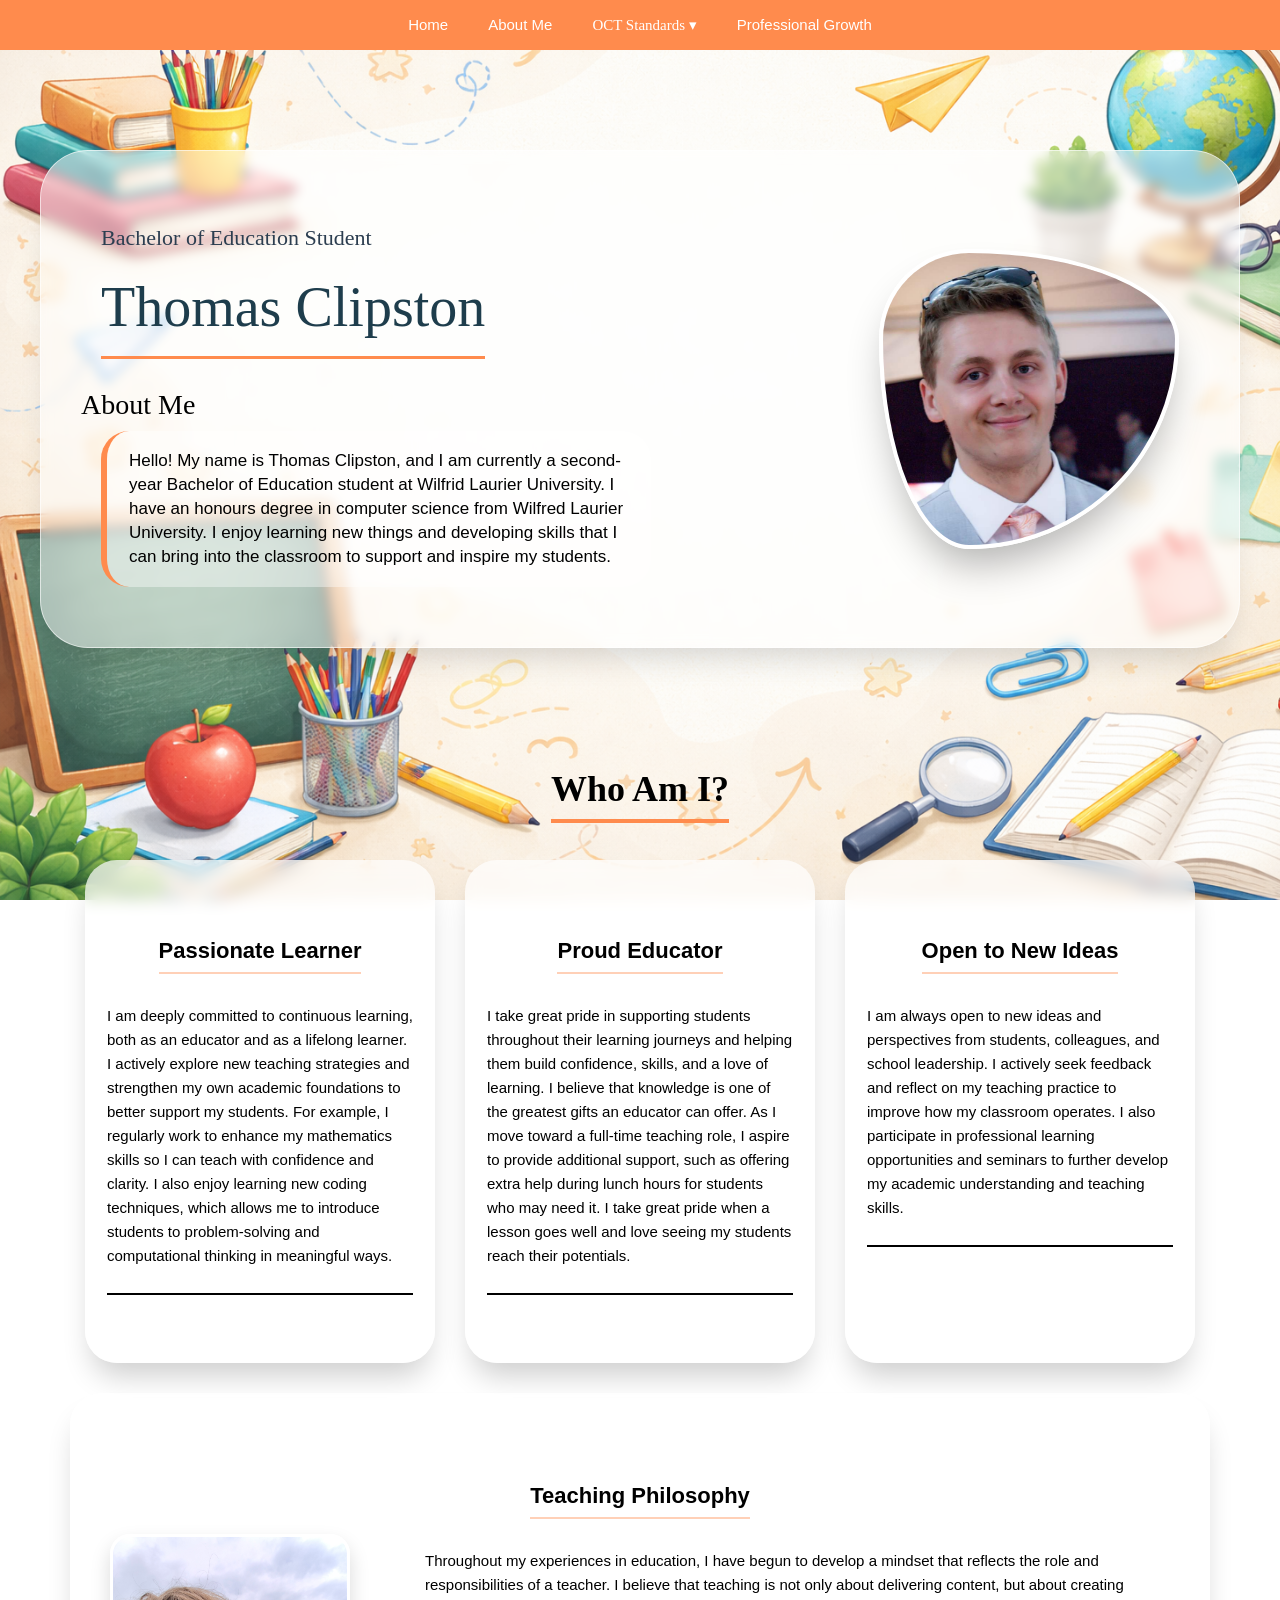
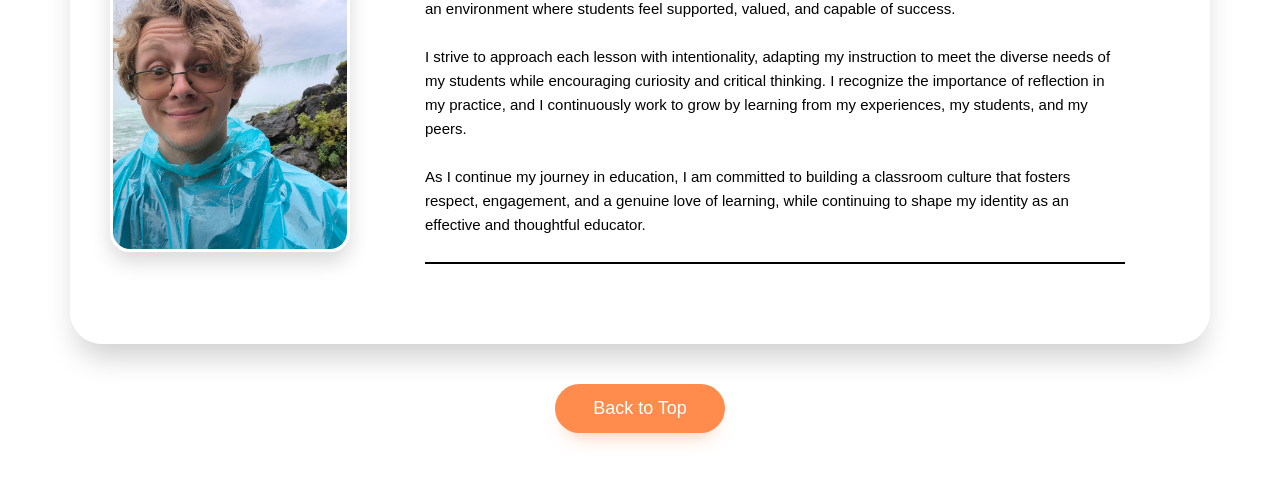
<file: docs/index.html>
<!DOCTYPE html>
<html lang="en">
<head>
    <meta charset="UTF-8">
    <title>Thomas Clipston · Professional Portfolio</title>
    <link rel="icon" href="book_icon.jpg">
    <link rel="stylesheet" href="styles_top.css">
    <link rel="stylesheet" href="styles_projects.css">

    <style>
        /* ===== BUTTON ===== */
        .button_location {
            text-align: center;
            margin: 40px 0 70px 0;
        }

        .button {
            background: rgb(255,139,77);
            border: none;
            color: white;
            font-size: 18px;
            padding: 14px 38px;
            border-radius: 60px;
            cursor: pointer;
        }

        .fun-photo {
            width: 240px;
            height: auto;
            border-radius: 20px;
            border: 3px solid white;
            box-shadow: 0 10px 20px rgba(0,0,0,0.15);
        }

        .philosophy-content {
            display: flex;
            gap: 30px;
            align-items: flex-start;
            flex-wrap: wrap;
        }

        .philosophy-text {
            flex: 1;
            min-width: 250px;
        }

    </style>
</head>

<body background="background.png"> 

<!-- NAVBAR -->
<ul class="navbar">
    <li><a href="index.html">Home</a></li>
    <li><a href="about_me.html">About Me</a></li>
    <div class="dropdown">
        <button class="dropdown-btn">OCT Standards ▾</button>

        <div class="dropdown-content">
            <a href="professional.html">Knowledge Informed - Professional Practice</a>
            <a href="professionalP.html">Professional Competencies</a>
            <a href="leadership.html">Collaborative Professional Relationships</a>
            <a href="ongoing.html">Commitment to Truth and Reconciliation</a>
            <a href="commitmentK.html">Commitment to Students and Student Learning</a>
        </div>
    </div>
    <li><a href="growth.html">Professional Growth</a></li>
</ul>

<!-- HEADER -->
<div class="header-section">
    <div class="header-text">
        <p class="intro">Bachelor of Education Student</p>
        <h1 class="Name">Thomas Clipston</h1>
        <h2 class="about_me_header">About Me</h2>
        <p class="about_me_body">
            Hello! My name is Thomas Clipston, and I am currently a second-year Bachelor of Education student at
            Wilfrid Laurier University. I have an honours degree in computer science from Wilfred Laurier University.
            I enjoy learning new things and developing skills that I can bring into the classroom to support and 
            inspire my students.
        </p>
    </div>
    <img class="roundimage" src="Photo_of_me.jpg" alt="Photo of Thomas Clipston">
</div>

<!-- WHO AM I -->
<section class="who-section">
    <h1 class="title"><u>Who Am I?</u></h1>

    <div class="card-container">

        <div class="who-card">
            <p class="body_main_header">Passionate Learner</p>
            <p class="body_main">
                    I am deeply committed to continuous learning, both as an educator and as a lifelong learner.
                    I actively explore new teaching strategies and strengthen my own academic foundations to better
                    support my students. For example, I regularly work to enhance my mathematics skills so I can teach
                    with confidence and clarity. I also enjoy learning new coding techniques, which allows me to
                    introduce students to problem-solving and computational thinking in meaningful ways.
            </p>
        </div>

        <div class="who-card">
            <p class="body_main_header">Proud Educator</p>
            <p class="body_main">
                    I take great pride in supporting students throughout their learning journeys and helping them build
                    confidence, skills, and a love of learning. I believe that knowledge is one of the greatest gifts an
                    educator can offer. As I move toward a full-time teaching role, I aspire to provide additional support,
                    such as offering extra help during lunch hours for students who may need it. I take great pride when a lesson
                    goes well and love seeing my students reach their potentials.
            </p>
        </div>

        <div class="who-card">
            <p class="body_main_header">Open to New Ideas</p>
            <p class="body_main">
                    I am always open to new ideas and perspectives from students, colleagues, and school leadership.
                    I actively seek feedback and reflect on my teaching practice to improve how my classroom operates.
                    I also participate in professional learning opportunities and seminars to further develop my
                    academic understanding and teaching skills.
            </p>
        </div>

        
<div class="who-card full-width-card">
    <p class="body_main_header">Teaching Philosophy</p>

    <div class="philosophy-content">
        <img src="fun_photo.jpg" alt="Fun photo of me" class="fun-photo">

        <div class="philosophy-text">
            <p class="body_main">
                Throughout my experiences in education, I have begun to develop a mindset that reflects the role and 
                responsibilities of a teacher. I believe that teaching is not only about delivering content, but about 
                creating an environment where students feel supported, valued, and capable of success.
                <br><br>
                I strive to approach each lesson with intentionality, adapting my instruction to meet the diverse needs 
                of my students while encouraging curiosity and critical thinking. I recognize the importance of reflection 
                in my practice, and I continuously work to grow by learning from my experiences, my students, and my peers.
                <br><br>
                As I continue my journey in education, I am committed to building a classroom culture that fosters respect, 
                engagement, and a genuine love of learning, while continuing to shape my identity as an effective and 
                thoughtful educator.
            </p>
        </div>
    </div>
</div>
</section>

<!-- BUTTON -->
<div class="button_location">
    <button class="button" onclick="window.scrollTo(0,0);">Back to Top</button>
</div>

</body>
</html>
</file>
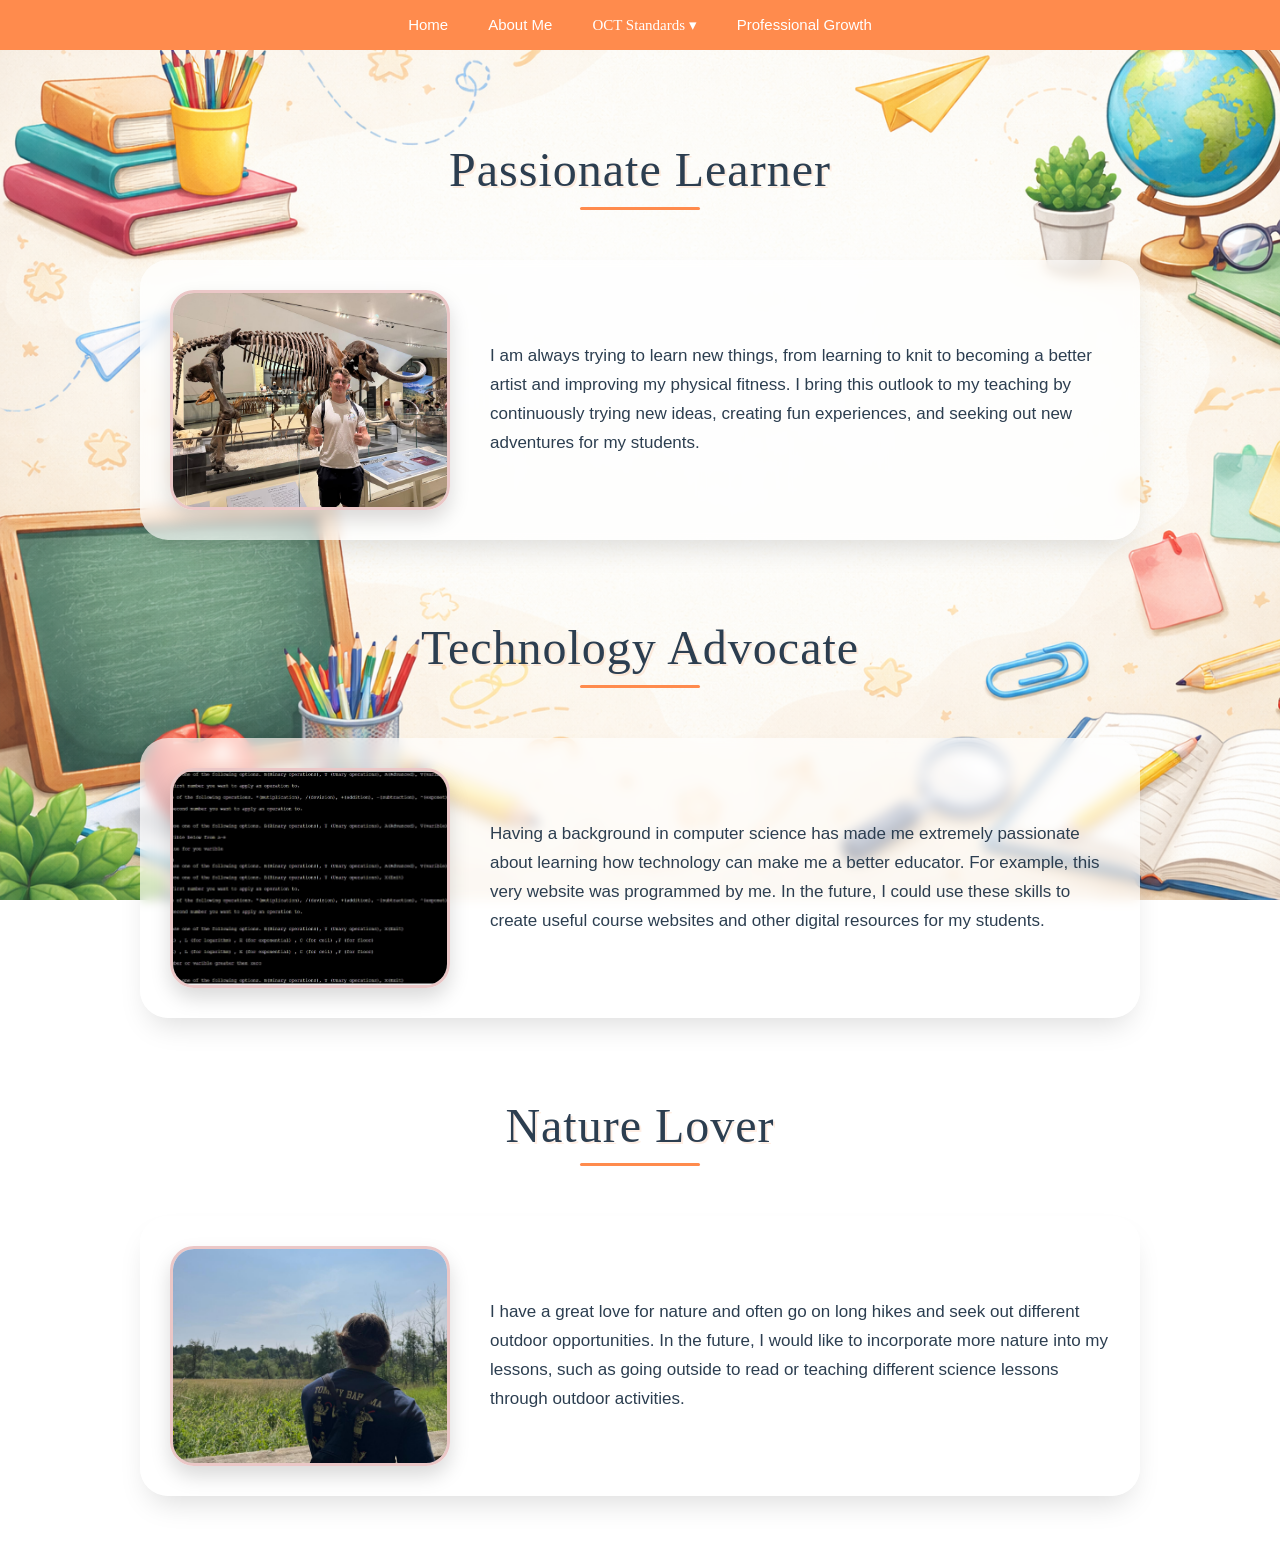
<file: docs/about_me.html>
<!DOCTYPE html>
<html lang="en">

<head>
    <meta charset="UTF-8">
    <meta name="viewport" content="width=device-width, initial-scale=1.0">

    <title>Professional Growth</title>

    <link rel="icon" href="book_icon.jpg">
    <link rel="stylesheet" href="styles_top.css">
    <link rel="stylesheet" href="styles_projects.css">
</head>

<body background="background.png">

    <!-- NAVBAR -->
    <ul class="navbar">
        <li><a href="index.html">Home</a></li>
        <li><a href="about_me.html">About Me</a></li>

        <li class="dropdown">
            <button class="dropdown-btn">OCT Standards ▾</button>

            <div class="dropdown-content">
                <a href="professional.html">
                    Knowledge Informed - Professional Practice
                </a>

                <a href="professionalP.html">
                    Professional Competencies
                </a>

                <a href="leadership.html">
                    Collaborative Professional Relationships
                </a>

                <a href="ongoing.html">
                    Commitment to Truth and Reconciliation
                </a>

                <a href="commitmentK.html">
                    Commitment to Students and Student Learning
                </a>
            </div>
        </li>

        <li><a href="growth.html">Professional Growth</a></li>
    </ul>


    <!-- MAIN CONTENT -->
    <main class="reflection-wrapper">

        <!-- PASSIONATE LEARNER -->
        <section class="reflection-section">

            <div class="professional-header">
                <h1>Passionate Learner</h1>
                <div class="header-underline"></div>
            </div>

            <div class="growth-content">
                <img class="growth-image" src="Dino.jpg" alt="Dinosaur artwork">

                <p class="growth-text">
                    I am always trying to learn new things, from learning to knit
                    to becoming a better artist and improving my physical fitness.
                    I bring this outlook to my teaching by continuously trying new
                    ideas, creating fun experiences, and seeking out new adventures
                    for my students.
                </p>
            </div>

        </section>


        <!-- TECHNOLOGY ADVOCATE -->
        <section class="reflection-section">

            <div class="professional-header">
                <h1>Technology Advocate</h1>
                <div class="header-underline"></div>
            </div>

            <div class="growth-content">

                <img class="growth-image" src="calc.JPG"
                    alt="Calculator programming project">

                <p class="growth-text">
                    Having a background in computer science has made me extremely
                    passionate about learning how technology can make me a better
                    educator. For example, this very website was programmed by me.
                    In the future, I could use these skills to create useful course
                    websites and other digital resources for my students.
                </p>

            </div>

        </section>


        <!-- NATURE LOVER -->
        <section class="reflection-section">

            <div class="professional-header">
                <h1>Nature Lover</h1>
                <div class="header-underline"></div>
            </div>

            <div class="growth-content">

                <img class="growth-image" src="nature.jpg"
                    alt="Nature and outdoor landscape">

                <p class="growth-text">
                    I have a great love for nature and often go on long hikes and
                    seek out different outdoor opportunities. In the future, I would
                    like to incorporate more nature into my lessons, such as going
                    outside to read or teaching different science lessons through
                    outdoor activities.
                </p>

            </div>

        </section>

    </main>

</body>
</html>
</file>
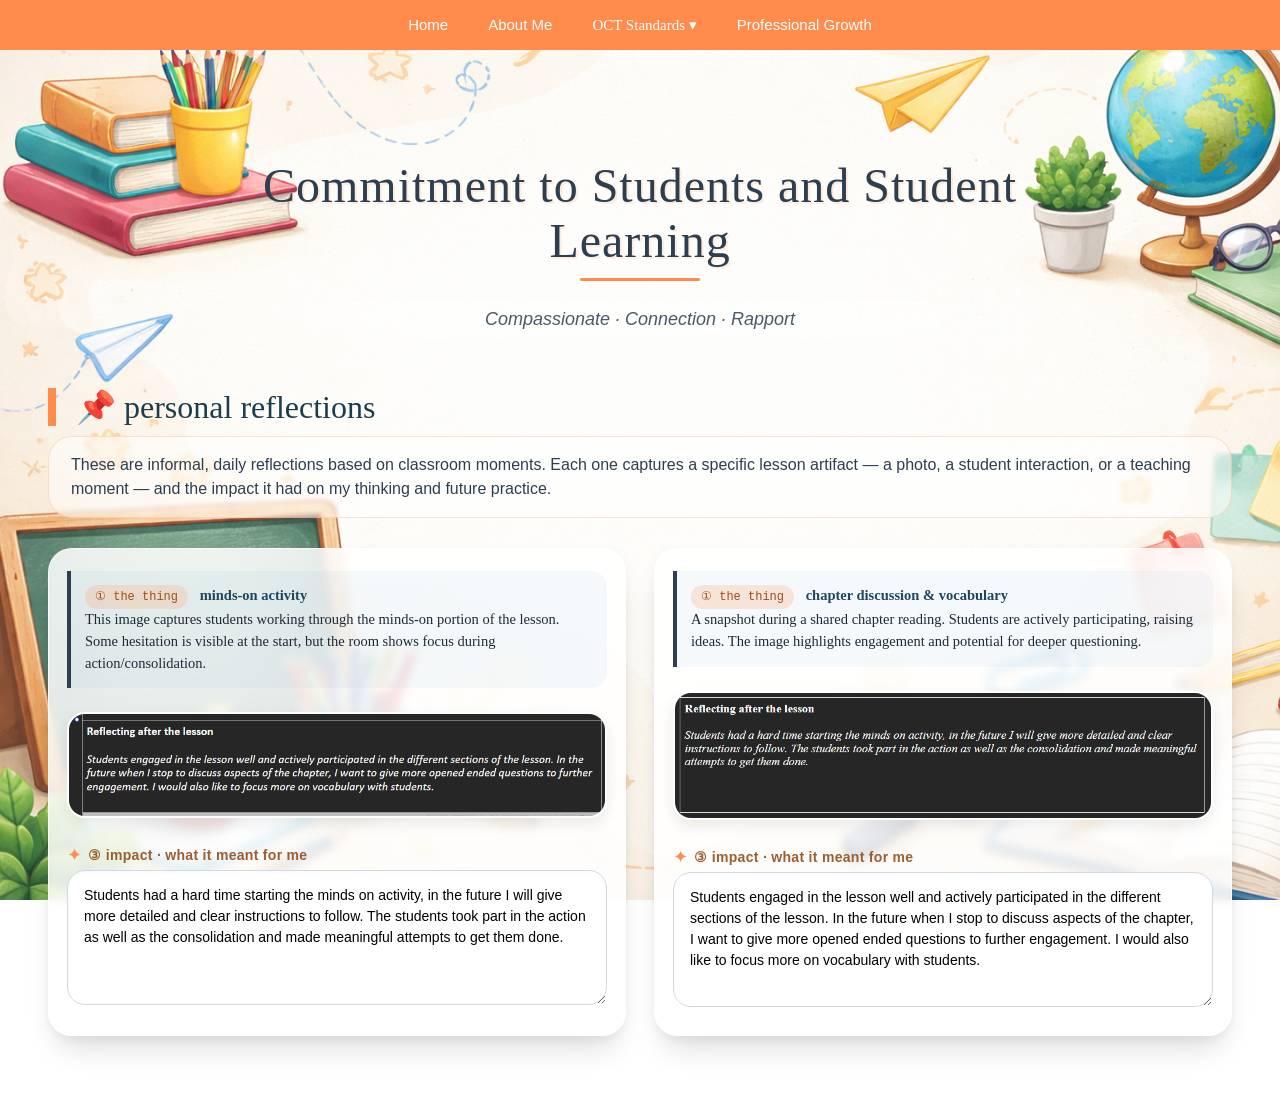
<file: docs/commitmentK.html>
<!DOCTYPE html>
<html>
    <head>
        <title>Commitment to Students and Student Learning</title>
        <link rel="icon"  href="book_icon.jpg">
        <link rel="stylesheet"href="styles_top.css">
        <link rel ="stylesheet" href="styles_projects.css">


    </head>
        <body background="background.png">
                        
            <!-- NAVBAR -->
            <ul class="navbar">
                <li><a href="index.html">Home</a></li>
                <li><a href="about_me.html">About Me</a></li>
                <div class="dropdown">
                    <button class="dropdown-btn">OCT Standards ▾</button>

                <div class="dropdown-content">
                    <a href="professional.html">Knowledge Informed - Professional Practice</a>
                    <a href="professionalP.html">Professional Competencies</a>
                    <a href="leadership.html">Collaborative Professional Relationships</a>
                    <a href="ongoing.html">Commitment to Truth and Reconciliation</a>
                    <a href="commitmentK.html">Commitment to Students and Student Learning</a>
                </div>
                </div>
                <li><a href="growth.html">Professional Growth</a></li>
            </ul>
            <br>

            <div class="professional-header">
                <h1 class="header">Commitment to Students and Student Learning</h1>
                <div class="header-underline"></div>
                <div class="header-sub">Compassionate · Connection · Rapport</div>
            </div>


            <div class="reflection-wrapper">


        <div class="reflection-wrapper">
        <div class="reflection-section">
            <h3 class="section-title">📌 personal reflections</h3>
            <div class="section-description">
                These are informal, daily reflections based on classroom moments. Each one captures a specific lesson artifact — a photo, a student interaction, or a teaching moment — and the impact it had on my thinking and future practice.
            </div>
            
            <div class="reflection-grid">
                <!-- reflect1.PNG card -->
                <div class="reflection-card">
                    <div class="thing-description">
                        <span class="order-badge">① the thing</span> <strong>minds‑on activity</strong><br>
                        This image captures students working through the minds‑on portion of the lesson. Some hesitation is visible at the start, but the room shows focus during action/consolidation.
                    </div>
                    <img src="reflect1.PNG" alt="Reflection from lesson 1 – minds-on activity" class="reflection-image" onerror="this.src='https://via.placeholder.com/600x340/fbe9dc/ff8b4d?text=reflect1.PNG+minds-on'">
                    <label for="reflection1" class="impact-label">③ impact · what it meant for me</label>
                    <textarea id="reflection1" class="reflection-textarea" rows="5">Students had a hard time starting the minds on activity, in the future I will give more detailed and clear instructions to follow. The students took part in the action as well as the consolidation and made meaningful attempts to get them done.</textarea>
                </div>

                <!-- reflect2.PNG card -->
             
                <div class="reflection-card">
                    <div class="thing-description">
                        <span class="order-badge">① the thing</span> <strong>chapter discussion & vocabulary</strong><br>
                        A snapshot during a shared chapter reading. Students are actively participating, raising ideas. The image highlights engagement and potential for deeper questioning.
                    </div>
                    <img src="reflect2.PNG" alt="Reflection from lesson 2 – chapter discussion" class="reflection-image" onerror="this.src='https://via.placeholder.com/600x340/fbe9dc/ff8b4d?text=reflect2.PNG+discussion'">
                    <label for="reflection2" class="impact-label">③ impact · what it meant for me</label>
                    <textarea id="reflection2" class="reflection-textarea" rows="5">Students engaged in the lesson well and actively participated in the different sections of the lesson. In the future when I stop to discuss aspects of the chapter, I want to give more opened ended questions to further engagement. I would also like to focus more on vocabulary with students.</textarea>
                </div>
            </div>
        </div>
        </div>



        </body>

</html>
</file>
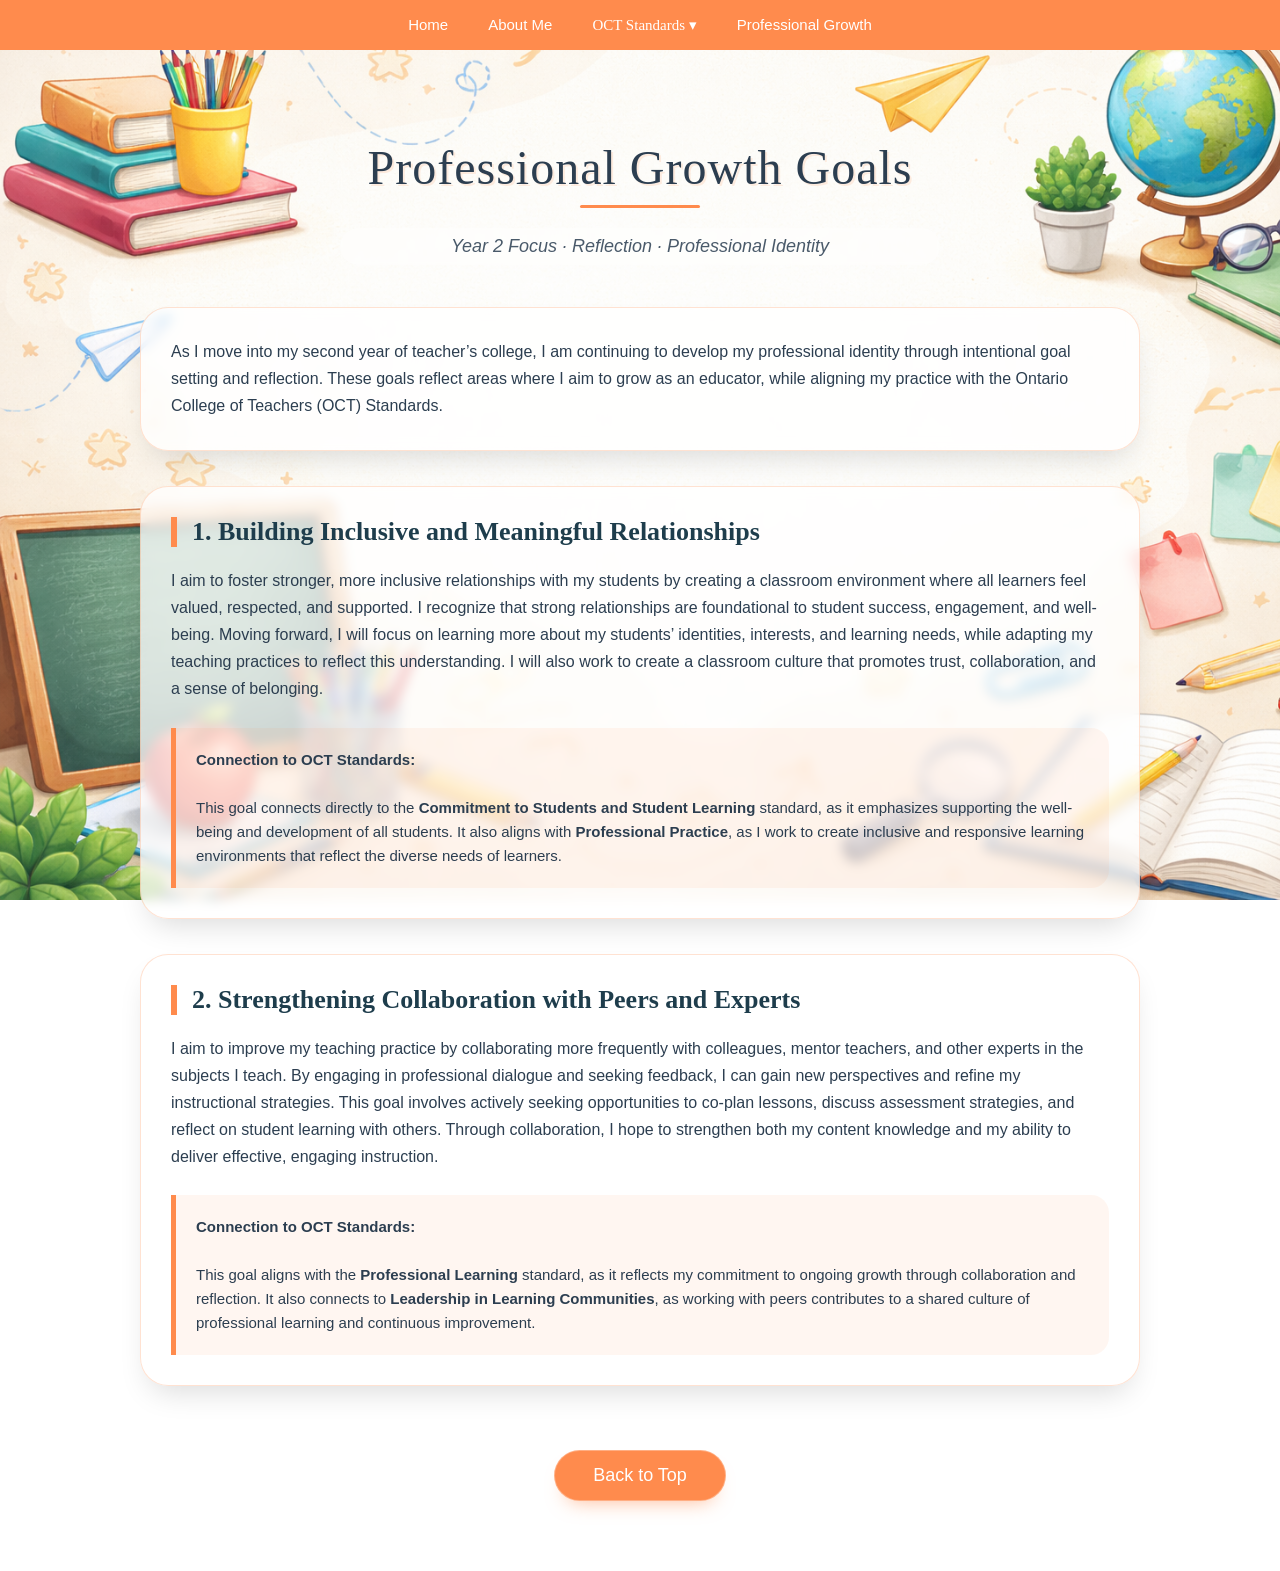
<file: docs/growth.html>
<!DOCTYPE html>
<html lang="en">
<head>
    <meta charset="UTF-8">
    <meta name="viewport" content="width=device-width, initial-scale=1.0">
    <title>Professional Growth · Year 2 Goals</title>
    <link rel="icon" href="book_icon.jpg">
    <link rel="stylesheet" href="styles_top.css">
    <link rel="stylesheet" href="styles_projects.css">
</head>

<body background="background.png">

<!-- NAVBAR -->
<ul class="navbar">
    <li><a href="index.html">Home</a></li>
        <li><a href="about_me.html">About Me</a></li>
    <div class="dropdown">
        <button class="dropdown-btn">OCT Standards ▾</button>

        <div class="dropdown-content">
            <a href="professional.html">Knowledge Informed - Professional Practice</a>
            <a href="professionalP.html">Professional Competencies</a>
            <a href="leadership.html">Collaborative Professional Relationships</a>
            <a href="ongoing.html">Commitment to Truth and Reconciliation</a>
            <a href="commitmentK.html">Commitment to Students and Student Learning</a>
        </div>
    </div>
    <li><a href="growth.html">Professional Growth</a></li>
</ul>

<div class="professional-header">
    <h1>Professional Growth Goals</h1>
    <div class="header-underline"></div>
    <div class="header-sub">Year 2 Focus · Reflection · Professional Identity</div>
</div>

<div class="reflection-wrapper">

    <!-- INTRO -->
    <div class="goal-card">
        <p class="goal-text">
            As I move into my second year of teacher’s college, I am continuing to develop my professional identity 
            through intentional goal setting and reflection. These goals reflect areas where I aim to grow as an 
            educator, while aligning my practice with the Ontario College of Teachers (OCT) Standards. 
        </p>
    </div>

    <!-- GOAL 1 -->
    <div class="goal-card">
        <div class="goal-title">1. Building Inclusive and Meaningful Relationships</div>
        <p class="goal-text">
            I aim to foster stronger, more inclusive relationships with my students by creating a classroom 
            environment where all learners feel valued, respected, and supported. I recognize that strong 
            relationships are foundational to student success, engagement, and well-being. 

            Moving forward, I will focus on learning more about my students’ identities, interests, and learning 
            needs, while adapting my teaching practices to reflect this understanding. I will also work to create 
            a classroom culture that promotes trust, collaboration, and a sense of belonging.
        </p>

        <div class="oct-box">
            <strong>Connection to OCT Standards:</strong><br><br>
            This goal connects directly to the <strong>Commitment to Students and Student Learning</strong> standard, 
            as it emphasizes supporting the well-being and development of all students. It also aligns with 
            <strong>Professional Practice</strong>, as I work to create inclusive and responsive learning environments 
            that reflect the diverse needs of learners.
        </div>
    </div>

    <!-- GOAL 2 -->
    <div class="goal-card">
        <div class="goal-title">2. Strengthening Collaboration with Peers and Experts</div>
        <p class="goal-text">
            I aim to improve my teaching practice by collaborating more frequently with colleagues, mentor teachers, 
            and other experts in the subjects I teach. By engaging in professional dialogue and seeking feedback, 
            I can gain new perspectives and refine my instructional strategies.

            This goal involves actively seeking opportunities to co-plan lessons, discuss assessment strategies, 
            and reflect on student learning with others. Through collaboration, I hope to strengthen both my content 
            knowledge and my ability to deliver effective, engaging instruction.
        </p>

        <div class="oct-box">
            <strong>Connection to OCT Standards:</strong><br><br>
            This goal aligns with the <strong>Professional Learning</strong> standard, as it reflects my commitment 
            to ongoing growth through collaboration and reflection. It also connects to <strong>Leadership in Learning 
            Communities</strong>, as working with peers contributes to a shared culture of professional learning and 
            continuous improvement.
        </div>
    </div>

</div>

<div class="button_location">
    <button class="button" onclick="window.scrollTo(0,0);">Back to Top</button>
</div>

</body>
</html>
</file>
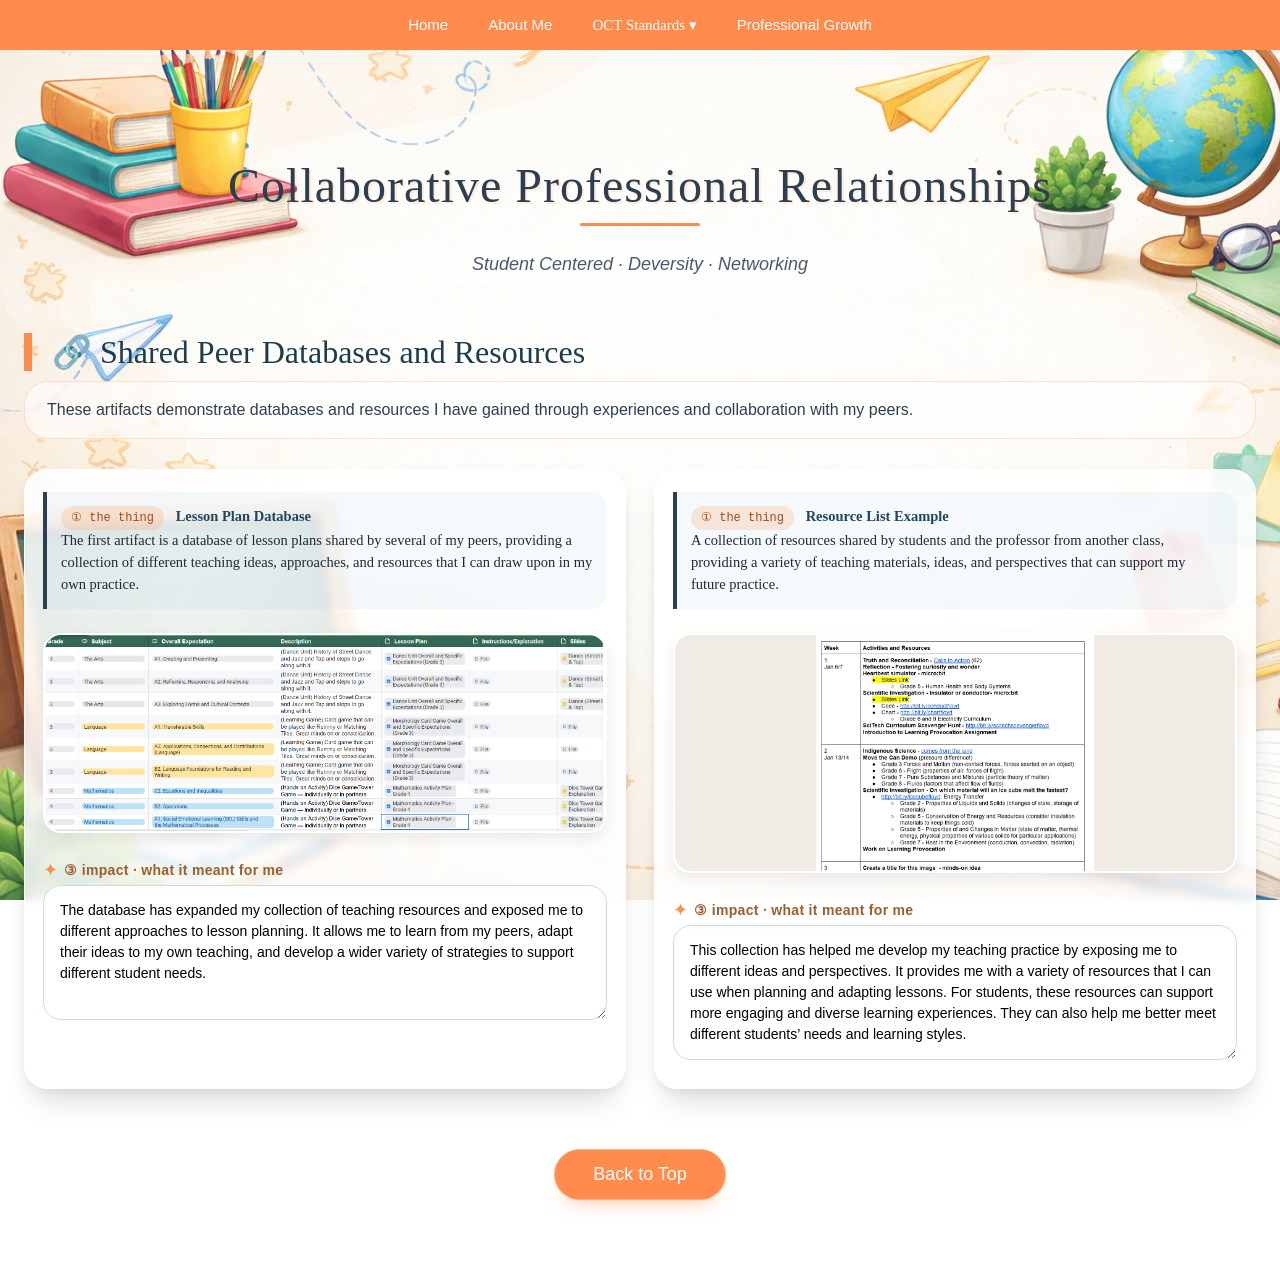
<file: docs/leadership.html>
<!DOCTYPE html>
<html>
    <head>
        <title>Collaborative Professional Relationships</title>
        <link rel="icon"  href="book_icon.jpg">
        <link rel="stylesheet"href="styles_top.css">
        <link rel ="stylesheet" href="styles_projects.css">


    </head>
        <body background="background.png">
            
            <!-- NAVBAR -->
            <ul class="navbar">
                <li><a href="index.html">Home</a></li>
                <li><a href="about_me.html">About Me</a></li>
                <div class="dropdown">
                    <button class="dropdown-btn">OCT Standards ▾</button>

                <div class="dropdown-content">
                    <a href="professional.html">Knowledge Informed - Professional Practice</a>
                    <a href="professionalP.html">Professional Competencies</a>
                    <a href="leadership.html">Collaborative Professional Relationships</a>
                    <a href="ongoing.html">Commitment to Truth and Reconciliation</a>
                    <a href="commitmentK.html">Commitment to Students and Student Learning</a>
                </div>
                </div>
                <li><a href="growth.html">Professional Growth</a></li>
            </ul>
            <br>
            
            

            <div class="professional-header">
                <h1 class="header">Collaborative Professional Relationships</h1>
                <div class="header-underline"></div>
                <div class="header-sub">Student Centered · Deversity · Networking</div>
            </div>


    <div class="reflection-wrapper">
    <!-- ===== SECTION 1: SPRING CARDBOARD CUT-OUT PROJECT ===== -->
<div class="reflection-section">
        <h3 class="section-title">🔗 Shared Peer Databases and Resources</h3>
        <div class="section-description">
        These artifacts demonstrate databases and resources I have gained through experiences and collaboration with my peers.        </div>

        <div class="reflection-grid">
            <div class="reflection-card">
                <div class="thing-description">
                    <span class="order-badge">① the thing</span> <strong>Lesson Plan Database   </strong><br>
                        The first artifact is a database of lesson plans shared by several of my peers, providing a collection of different teaching ideas, approaches, and resources that I can draw upon in my own practice.
                </div>
                <img src="database.PNG" alt="Spring cut-out project instructions" class="reflection-image" onerror="this.src='https://via.placeholder.com/600x340/fbe9dc/ff8b4d?text=spring+instructions'">
                <label for="reflection1" class="impact-label">③ impact · what it meant for me</label>
                <textarea id="reflection1" class="reflection-textarea" rows="5">The database has expanded my collection of teaching resources and exposed me to different approaches to lesson planning. It allows me to learn from my peers, adapt their ideas to my own teaching, and develop a wider variety of strategies to support different student needs.</textarea>
            </div>

                <!-- Second artifact: student work -->
                <div class="reflection-card">
                    <div class="thing-description">
                        <span class="order-badge">① the thing</span> <strong> Resource List Example</strong><br>
                        A collection of resources shared by students and the professor from another class, providing a variety of teaching materials, ideas, and perspectives that can support my future practice.
                    </div>
                    <img src="tracking_sources.PNG" alt="Spring project student example (awaiting upload)" class="reflection-image" onerror="this.src='https://via.placeholder.com/600x340/fbe9dc/ff8b4d?text=spring+project+placeholder'">
                    <label for="reflection2" class="impact-label">③ impact · what it meant for me</label>
                    <textarea id="reflection2" class="reflection-textarea" rows="5">This collection has helped me develop my teaching practice by exposing me to different ideas and perspectives. It provides me with a variety of resources that I can use when planning and adapting lessons. For students, these resources can support more engaging and diverse learning experiences. They can also help me better meet different students’ needs and learning styles.                    
                    </textarea>
                </div>
            </div>
        </div>

        <div class="button_location">
            <button class="button" type="button" onclick="window.scrollTo(0,0);">
                Back to Top
            </button>
        </div>

        </body>

</html>
</file>
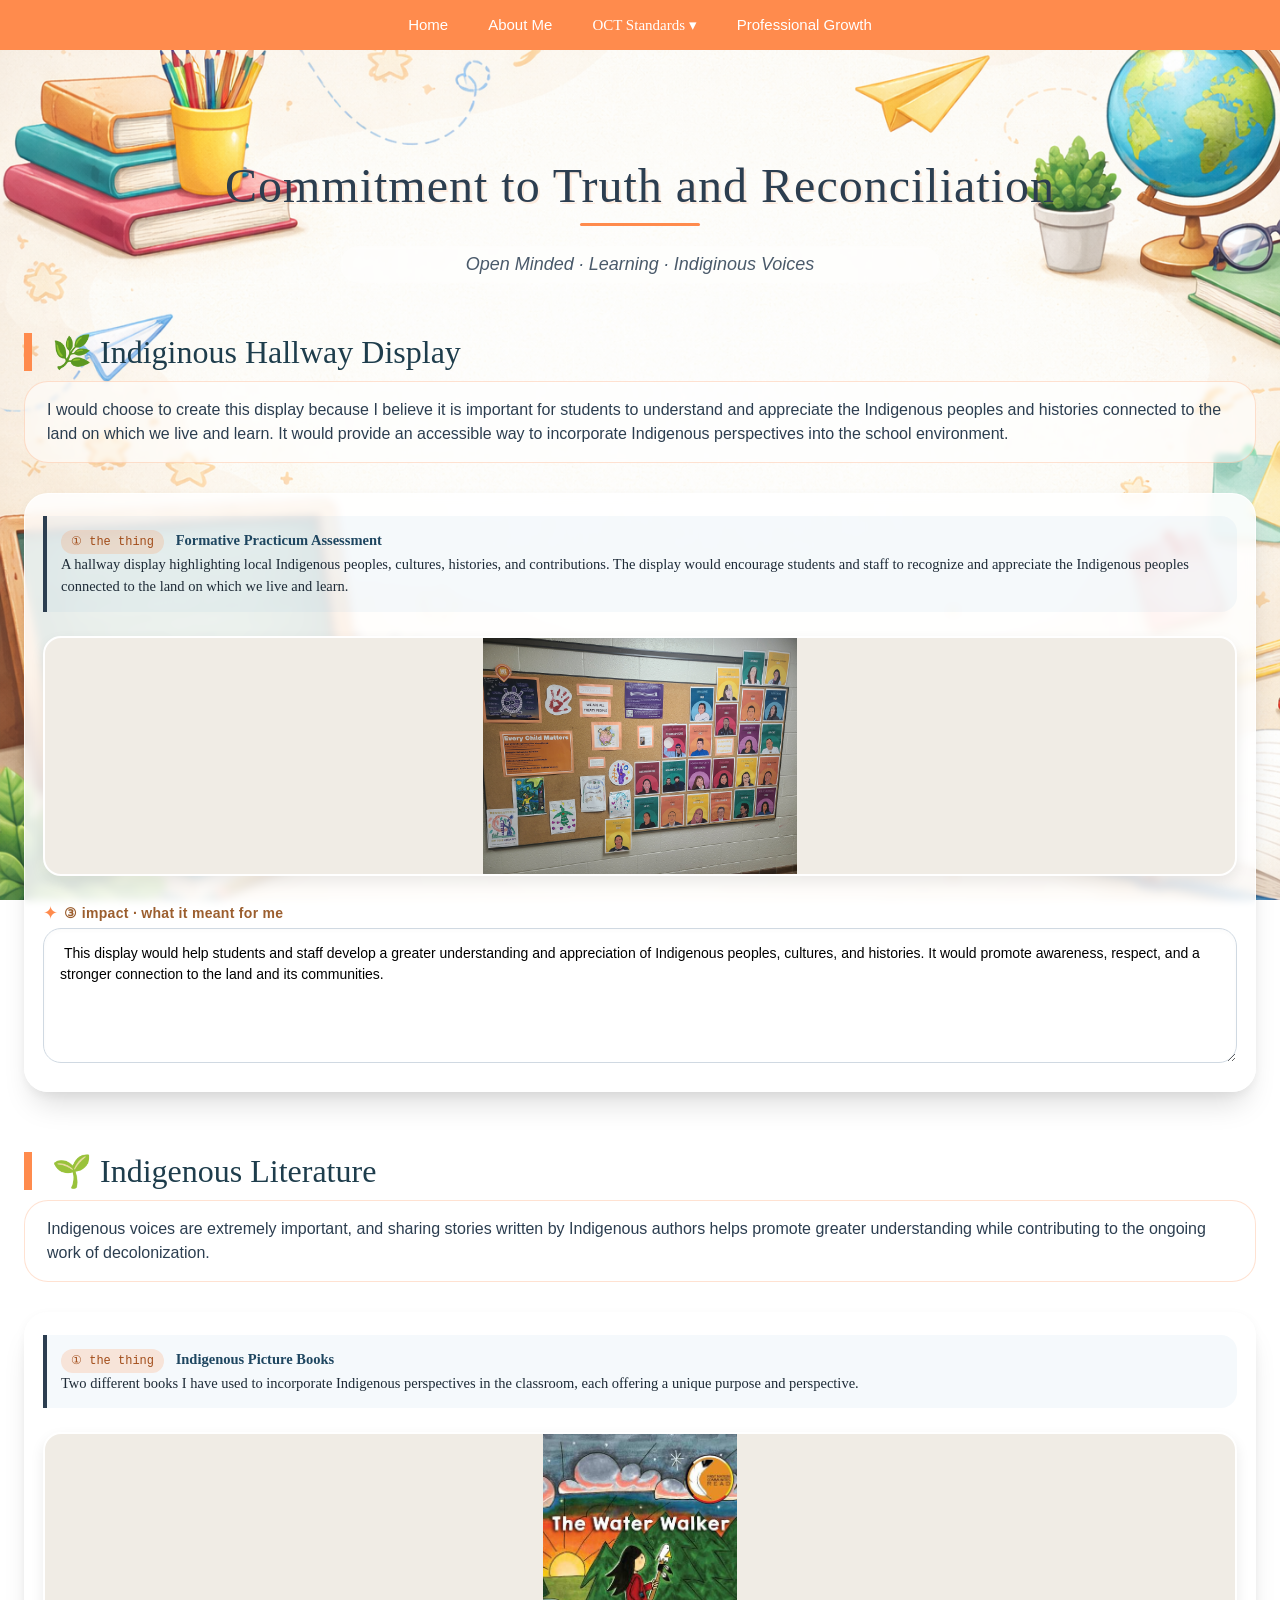
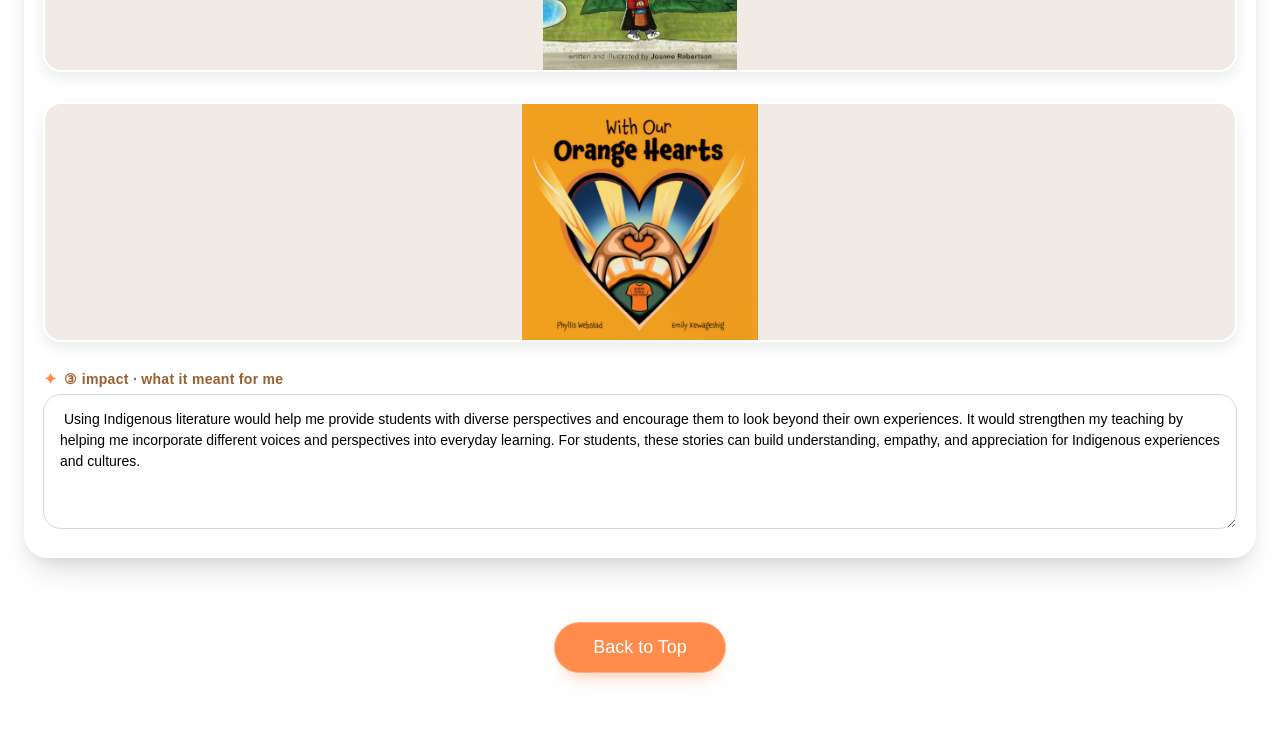
<file: docs/ongoing.html>
<!DOCTYPE html>
<html>
    <head>
        <title>Introduction to css</title>
        <link rel="icon"  href="book_icon.jpg">
        <link rel="stylesheet"href="styles_top.css">
        <link rel ="stylesheet" href="styles_projects.css">


    </head>
        <body background="background.png">
            
            <!-- NAVBAR -->
            <ul class="navbar">
                <li><a href="index.html">Home</a></li>
                <li><a href="">About Me</a></li>
                <div class="dropdown">
                    <button class="dropdown-btn">OCT Standards ▾</button>

                <div class="dropdown-content">
                    <a href="professional.html">Knowledge Informed - Professional Practice</a>
                    <a href="professionalP.html">Professional Competencies</a>
                    <a href="leadership.html">Collaborative Professional Relationships</a>
                    <a href="ongoing.html">Commitment to Truth and Reconciliation</a>
                    <a href="commitmentK.html">Commitment to Students and Student Learning</a>
                </div>
                </div>
                <li><a href="growth.html">Professional Growth</a></li>
            </ul>
            <br>

            <div class="professional-header">
                <h1 class="header">Commitment to Truth and Reconciliation</h1>
                <div class="header-underline"></div>
                <div class="header-sub">Open Minded · Learning · Indiginous Voices</div>
            </div>



            
    <div class="reflection-wrapper">
        <div class="reflection-section">
            <h3 class="section-title"> &#127807 Indiginous Hallway Display</h3>
            <div class="section-description">
              <!-- Why we chose to create this particuler piece.  -->  I would choose to create this display because I believe it is important for students to understand and appreciate the Indigenous peoples and histories connected to the land on which we live and learn. It would provide an accessible way to incorporate Indigenous perspectives into the school environment.
            </div>
            <div style="display: flex; justify-content: flex-start; width: 100%;">
                <!-- we reuse reflection-card but limit width for elegance (max 650px) -->
                <div class="reflection-card" style=" width: 100%;">
                    <div class="thing-description">
                        <span class="order-badge">① the thing</span> <strong>Formative Practicum Assessment</strong><br>
                        <!-- description of what it is  -->  A hallway display highlighting local Indigenous peoples, cultures, histories, and contributions. The display would encourage students and staff to recognize and appreciate the Indigenous peoples connected to the land on which we live and learn.
                    </div>
                    <img src="indig_wall.jpg" alt="Formative Practicum Assessment form" class="reflection-image" onerror="this.src='https://via.placeholder.com/600x340/fbe9dc/ff8b4d?text=form.png+assessment+feedback'">
                    <label for="reflection3" class="impact-label">③ impact · what it meant for me</label>
                 <!-- Enter how this impacted me  -->   <textarea id="reflection3" class="reflection-textarea" rows="5"> This display would help students and staff develop a greater understanding and appreciation of Indigenous peoples, cultures, and histories. It would promote awareness, respect, and a stronger connection to the land and its communities.</textarea>
                </div>
            </div>
        </div>
                <div class="reflection-section">
            <h3 class="section-title"> &#127793 Indigenous Literature</h3>
            <div class="section-description">
              <!-- Why we chose to create this particuler piece.  --> Indigenous voices are extremely important, and sharing stories written by Indigenous authors helps promote greater understanding while contributing to the ongoing work of decolonization.            </div>
            <div style="display: flex; justify-content: flex-start; width: 100%;">
                <!-- we reuse reflection-card but limit width for elegance (max 650px) -->
                <div class="reflection-card" style=" width: 100%;">
                    <div class="thing-description">
                        <span class="order-badge">① the thing</span> <strong> Indigenous Picture Books</strong><br>
                        <!-- description of what it is  --> Two different books I have used to incorporate Indigenous perspectives in the classroom, each offering a unique purpose and perspective.
                    </div>
                    <img src="water_walk.jpeg" alt="Image of Water Walk Book" class="reflection-image" onerror="this.src='https://via.placeholder.com/600x340/fbe9dc/ff8b4d?text=form.png+assessment+feedback'">
                    <img src="orange_hearts.png"  alt="Image of Orange Hearts book" class="reflection-image" onerror="this.src='https://via.placeholder.com/600x340/fbe9dc/ff8b4d?text=form.png+assessment+feedback'">
                    
                    <label for="reflection3" class="impact-label">③ impact · what it meant for me</label>
                 <!-- Enter how this impacted me  -->   <textarea id="reflection3" class="reflection-textarea" rows="5"> Using Indigenous literature would help me provide students with diverse perspectives and encourage them to look beyond their own experiences. It would strengthen my teaching by helping me incorporate different voices and perspectives into everyday learning. For students, these stories can build understanding, empathy, and appreciation for Indigenous experiences and cultures.</textarea>
                </div>
            </div>
        </div>

        <!-- small footnote -->
        <div style="margin-top: 36px; text-align: center; font-family: Arial, Helvetica, sans-serif; color: #4f5f6f; font-size: 14px; opacity: 0.7;">
            
        </div>
    </div>

        <div class="button_location">
            <button class="button" onclick="window.scrollTo(0,0);">Back to Top</button>
        </div>
        </body>

</html>
</file>
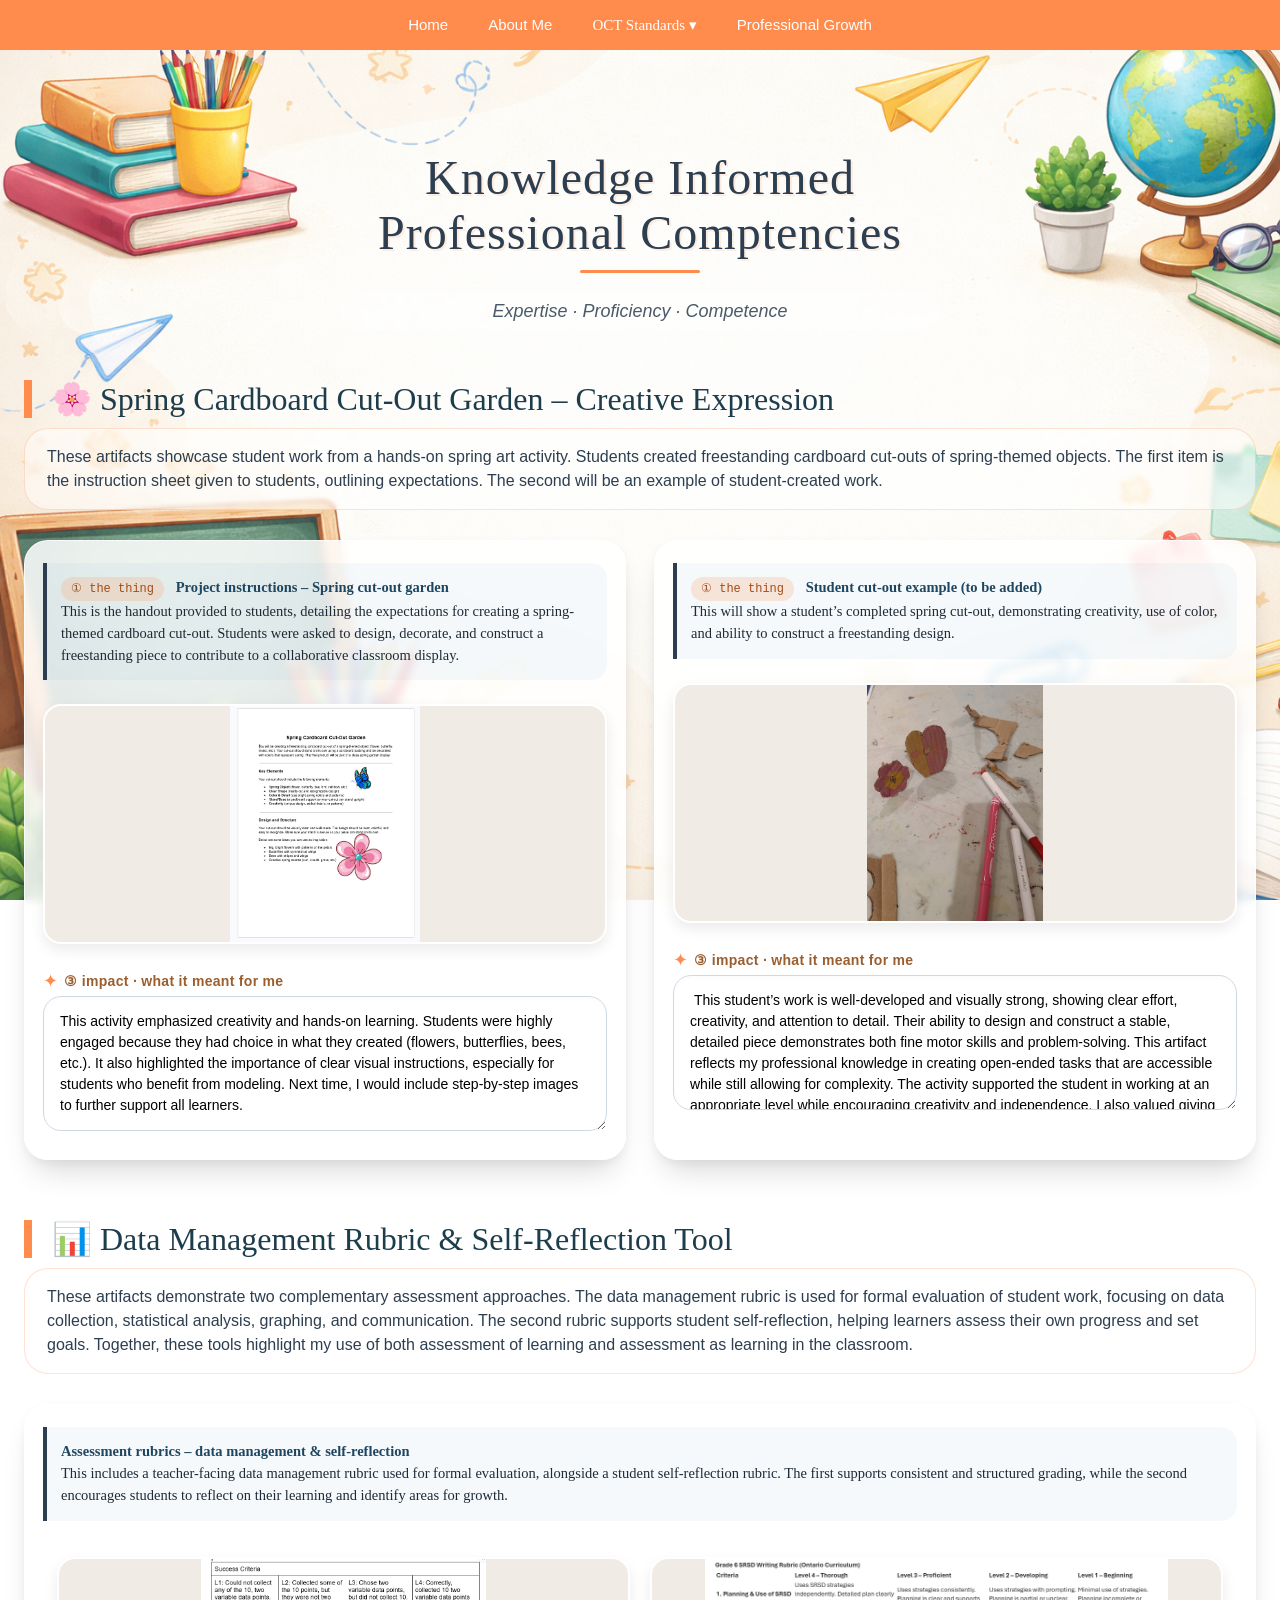
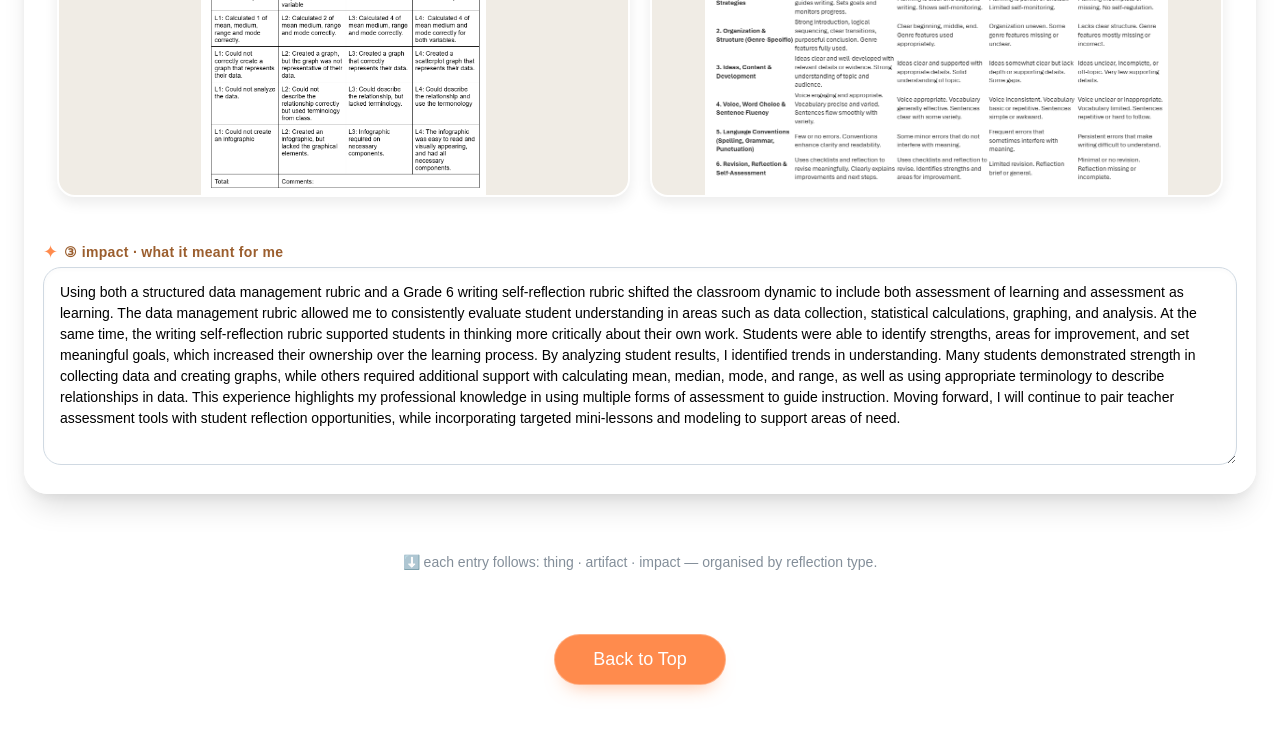
<file: docs/professional.html>
<!DOCTYPE html>
<html lang="en">
<head>
    <meta charset="UTF-8">
    <meta name="viewport" content="width=device-width, initial-scale=1.0">
    <title>Knowledge Informed - Professional Practice</title>
    <link rel="icon"  href="book_icon.jpg">
    <link rel="stylesheet" href="styles_top.css">
    <link rel="stylesheet" href="styles_projects.css">
</head>
<body background="background.png">
        <!-- NAVBAR -->
        <ul class="navbar">
            <li><a href="index.html">Home</a></li>
            <li><a href="about_me.html">About Me</a></li>
            <div class="dropdown">
                <button class="dropdown-btn">OCT Standards ▾</button>
               
                <div class="dropdown-content">
                    <a href="professional.html">Knowledge Informed - Professional Practice</a>
                    <a href="professionalP.html">Professional Competencies</a>
                    <a href="leadership.html">Collaborative Professional Relationships</a>
                    <a href="ongoing.html">Commitment to Truth and Reconciliation</a>
                    <a href="commitmentK.html">Commitment to Students and Student Learning</a>
                </div>
            </div>
            <li><a href="growth.html">Professional Growth</a></li>
        </ul>

    <div style="height: 10px;"></div>

    <!-- improved header with corrected spelling -->
    <div class="professional-header">
        <h1>Knowledge Informed <br>Professional Comptencies</h1>
        <div class="header-underline"></div>
        <div class="header-sub">Expertise · Proficiency · Competence</div>
    </div>

    <div class="reflection-wrapper">
    <!-- ===== SECTION 1: SPRING CARDBOARD CUT-OUT PROJECT ===== -->
<div class="reflection-section">
        <h3 class="section-title">🌸 Spring Cardboard Cut-Out Garden – Creative Expression</h3>
        <div class="section-description">
            These artifacts showcase student work from a hands-on spring art activity. Students created freestanding cardboard cut-outs of spring-themed objects. The first item is the instruction sheet given to students, outlining expectations. The second will be an example of student-created work.
        </div>

        <div class="reflection-grid">
            <!-- First artifact: INSTRUCTIONS -->
            <div class="reflection-card">
                <div class="thing-description">
                    <span class="order-badge">① the thing</span> <strong>Project instructions – Spring cut-out garden</strong><br>
                    This is the handout provided to students, detailing the expectations for creating a spring-themed cardboard cut-out. Students were asked to design, decorate, and construct a freestanding piece to contribute to a collaborative classroom display.
                </div>
                <img src="instructions.png" alt="Spring cut-out project instructions" class="reflection-image" onerror="this.src='https://via.placeholder.com/600x340/fbe9dc/ff8b4d?text=spring+instructions'">
                <label for="reflection1" class="impact-label">③ impact · what it meant for me</label>
                <textarea id="reflection1" class="reflection-textarea" rows="5">This activity emphasized creativity and hands-on learning. Students were highly engaged because they had choice in what they created (flowers, butterflies, bees, etc.). It also highlighted the importance of clear visual instructions, especially for students who benefit from modeling. Next time, I would include step-by-step images to further support all learners.</textarea>
            </div>

        <!-- Second artifact: student work -->
        <div class="reflection-card">
            <div class="thing-description">
                <span class="order-badge">① the thing</span> <strong>Student cut-out example (to be added)</strong><br>
                This will show a student’s completed spring cut-out, demonstrating creativity, use of color, and ability to construct a freestanding design.
            </div>
            <img src="student_work.jpg" alt="Spring project student example (awaiting upload)" class="reflection-image" onerror="this.src='https://via.placeholder.com/600x340/fbe9dc/ff8b4d?text=spring+project+placeholder'">
            <label for="reflection2" class="impact-label">③ impact · what it meant for me</label>
            <textarea id="reflection2" class="reflection-textarea" rows="5"> This student’s work is well-developed and visually strong, showing clear effort, creativity, and attention to detail. Their ability to design and construct a stable, detailed piece demonstrates both fine motor skills and problem-solving. This artifact reflects my professional knowledge in creating open-ended tasks that are accessible while still allowing for complexity. The activity supported the student in working at an appropriate level while encouraging creativity and independence. I also valued giving students the opportunity to create something tangible they could take home, which helped build pride and engagement in their work.
            
            
            </textarea>
        </div>
    </div>
</div>

        <!-- ===== SECTION 2: STUDENT SELF-REFLECTION RUBRIC ===== -->
        <div class="reflection-section">
            <h3 class="section-title">📊 Data Management Rubric & Self-Reflection Tool</h3>
            <div class="section-description">
                These artifacts demonstrate two complementary assessment approaches. The data management rubric is used for formal evaluation of student work, focusing on data collection, statistical analysis, graphing, and communication. The second rubric supports student self-reflection, helping learners assess their own progress and set goals. Together, these tools highlight my use of both assessment of learning and assessment as learning in the classroom.
            </div>

            <div class="single-card-wrapper">
                <div class="reflection-card" style=" width: 100%;">
                <div class="thing-description">
                    <strong>Assessment rubrics – data management & self-reflection</strong><br>
                    This includes a teacher-facing data management rubric used for formal evaluation, alongside a student self-reflection rubric. The first supports consistent and structured grading, while the second encourages students to reflect on their learning and identify areas for growth.                  
                </div>
                    <div style="display: flex; gap: 20px; flex-wrap: wrap; justify-content: center; margin: 12px 0 18px 0;">
                        <img src="Data_manage.PNG" alt="Data management rubric" class="reflection-image" style="max-width: 48%;">
                        <img src="rubric.png" alt="Student self-reflection rubric" class="reflection-image" style="max-width: 48%;">
                    </div>
                    <label for="reflection3" class="impact-label">③ impact · what it meant for me</label>
                    <textarea id="reflection3" class="reflection-textarea" rows="8">Using both a structured data management rubric and a Grade 6 writing self-reflection rubric shifted the classroom dynamic to include both assessment of learning and assessment as learning. The data management rubric allowed me to consistently evaluate student understanding in areas such as data collection, statistical calculations, graphing, and analysis. At the same time, the writing self-reflection rubric supported students in thinking more critically about their own work. Students were able to identify strengths, areas for improvement, and set meaningful goals, which increased their ownership over the learning process. By analyzing student results, I identified trends in understanding. Many students demonstrated strength in collecting data and creating graphs, while others required additional support with calculating mean, median, mode, and range, as well as using appropriate terminology to describe relationships in data. This experience highlights my professional knowledge in using multiple forms of assessment to guide instruction. Moving forward, I will continue to pair teacher assessment tools with student reflection opportunities, while incorporating targeted mini-lessons and modeling to support areas of need.</textarea>                </div>
            </div>
        </div>

        <!-- small footnote -->
        <div style="margin-top: 36px; text-align: center; font-family: Arial, Helvetica, sans-serif; color: #4f5f6f; font-size: 14px; opacity: 0.7;">
            ⬇️ each entry follows: thing · artifact · impact — organised by reflection type.
        </div>
    </div>

    <div class="button_location">
        <button class="button" type="button" onclick="window.scrollTo(0,0);">
            Back to Top
        </button>
    </div>
</body>
</html>
</file>
<file: docs/styles_top.css>
/* ===== Reset & Global Styles ===== */
html, body {
    margin: 0;
    padding: 0;
    max-width: 100%;
    overflow-x: hidden;
    font-family: Arial, Helvetica, sans-serif;
    background-color: white;
    background-attachment: fixed;
    background-size: cover;
    
}

/* ===== Navbar ===== */
.navbar {
    position: fixed;
    top: 0;
    left: 0;
    width: 100%;
    z-index: 1000;
    background-color: rgb(255, 139, 77);
    display: flex;
    justify-content: center;
    flex-wrap: wrap; /* allows wrapping instead of squishing */
    gap: 16px;
    padding: 16px 24px;
    list-style: none;
    margin: 0;
}

.navbar li {
    margin: 0;
}

.navbar li a {
    text-decoration: none;
    color: white;
    font-weight: 500;
    font-size: 15px;
    padding: 8px 12px;
    border-radius: 6px;
    white-space: nowrap;
    transition: background-color 0.2s ease, transform 0.2s ease;
}

.navbar li a:hover {
    background-color: rgba(255, 255, 255, 0.2);
    transform: translateY(-2px);
}

/* ===== Navbar Mobile ===== */
@media (max-width: 768px) {
    .navbar {
        flex-direction: column;
        align-items: center;
        gap: 8px;
        padding: 12px 0;
    }

    .navbar li a {
        width: 90%;
        text-align: center;
        padding: 12px 0;
        font-size: 14px;
    }
}

/* ===== Introduction & Name ===== */
.intro {
    color: rgb(0, 0, 0);
    font-family: Georgia, 'Times New Roman', Times, serif;
    line-height: 1.5;
    margin: 30px 20px 0 20px; /* auto spacing instead of fixed left */
    max-width: 600px;
}

.Name {
    color: black;
    font-family: 'Times New Roman', Times, serif;
    line-height: 1.2;
    font-size: 48px;
    font-weight: 400;
    padding-bottom: 25px;
    border-bottom: 2px solid black;
    margin: 20px 20px 40px 20px;
    max-width: 90%;
}

/* ===== About Me ===== */
.about_me_header {
    color: black;
    font-family: 'Times New Roman', Times, serif;
    font-size: 26px;
    font-weight: 400;
    margin: 30px 20px 10px 20px;
}

.about_me_body {
    color: black;
    font-size: 15px;
    line-height: 24px;
    max-width: 450px;
    margin: 0 20px 20px 20px;
}

/* ===== Rounded Image ===== */
.roundimage {
    border-radius: 50%;
    width: 420px;
    height: auto;
    max-width: 90%;
    float: right;
    margin: 20px;
    box-shadow: 0 8px 20px rgba(0,0,0,0.15);
}

/* ===== Mobile Adjustments ===== */
@media (max-width: 768px) {
    .intro,
    .Name,
    .about_me_header,
    .about_me_body {
        margin-left: 10px;
        margin-right: 10px;
        text-align: center;
    }

    .roundimage {
        float: none;
        display: block;
        margin: 20px auto;
    }
}

.dropdown {
    position: relative;
    display: flex;
}

/* Button (what user sees) */
.dropdown-btn {
    font-family: 'Times New Roman', Times, serif;
    background-color: transparent;
    color: white;
    border: none;
    font-weight: 500;
    font-size: 15px;
    padding: 8px 12px;
    border-radius: 6px;
    font-weight: 500;
    cursor: pointer;
    border-radius: 8px;
    transition: 0.25s ease;
    line-height: 0px;
}

.dropdown-btn:hover {
    background-color: rgba(255,255,255,0.2);
    transform: translateY(-2px);
}

/* Hidden menu */
.dropdown-content {
    display: none;
    position: absolute;
    top: 100%;
    left: 0;
    background-color: rgb(255, 139, 77);
    min-width: 220px;
    box-shadow: 0 4px 12px rgba(0,0,0,0.2);
    border-radius: 8px;
    overflow: hidden;
    z-index: 1000;
}

/* Links */
.dropdown-content a {
    display: block;
    padding: 12px 14px;
    color: white;
    text-decoration: none;
    transition: 0.2s;
}

.dropdown-content a:hover {
    background-color: rgba(255,255,255,0.2);
}

/* Show on hover */
.dropdown:hover .dropdown-content {
    display: block;
}


* {
    margin: 0;
    padding: 0;
    box-sizing: border-box;
}


/* ===== HEADER SECTION ===== */
.header-section {
    max-width: 1200px;
    margin: 60px auto 40px auto;
    padding: 40px;
    display: flex;
    flex-wrap: wrap;
    align-items: center;
    justify-content: space-between;
    gap: 40px;
    background: rgba(255,255,255,0.5);
    backdrop-filter: blur(6px);
    border-radius: 48px;
    box-shadow: 0 20px 30px -10px rgba(0,0,0,0.15);
    border: 1px solid rgba(255,255,255,0.6);
}

.header-text {
    flex: 1 1 350px;
    min-width: 280px;
}

.intro {
    font-size: 22px;
    color: #2c3e50;
    margin-bottom: 8px;
    font-family: 'Times New Roman', serif;
}

.Name {
    font-size: 56px;
    color: #1e3d4c;
    margin-bottom: 24px;
    border-bottom: 3px solid rgb(255,139,77);
    padding-bottom: 15px;
    width: fit-content;
}

.about_me_header {
    font-size: 28px;
    margin: 30px 0 10px 0;
}

.about_me_body {
    font-size: 17px;
    max-width: 550px;
    background: rgba(255,255,255,0.4);
    padding: 18px 22px;
    border-radius: 28px;
    border-left: 6px solid rgb(255,139,77);
}

.roundimage {
    width: 300px;
    height: 300px;
    object-fit: cover;
    border-radius: 30% 70% 70% 30% / 30% 30% 70% 70%;
    box-shadow: 0 25px 40px -10px rgba(0,0,0,0.3);
    border: 4px solid white;
    transition: transform 0.3s ease;
}

.roundimage:hover {
    transform: scale(1.02) rotate(1deg);
}

/* ===== WHO SECTION ===== */
.who-section {
    max-width: 1200px;
    margin: 30px auto 40px auto;
    padding: 0 30px;
}

.title {
    font-size: 42px;
    text-align: center;
    margin-bottom: 50px;
}

.title u {
    border-bottom: 4px solid rgb(255,139,77);
    padding-bottom: 10px;
    text-decoration: none;
}

.card-container {
    display: flex;
    flex-wrap: wrap;
    gap: 30px;
    justify-content: center;
}

.who-card {
    flex: 1 1 280px;
    max-width: 350px;
    background: rgba(255,255,255,0.7);
    backdrop-filter: blur(8px);
    border-radius: 32px;
    padding: 28px 22px;
    box-shadow: 0 20px 30px -8px rgba(0,0,0,0.2);
    transition: all 0.25s ease;
    text-align: center;
}

.who-card:hover {
    transform: translateY(-10px);
    box-shadow: 0 28px 38px -12px rgba(255,139,77,0.3);
}

.body_main_header {
    font-size: 24px;
    font-weight: 600;
    margin-bottom: 15px;
    border-bottom: 2px solid rgba(255,139,77,0.4);
    padding-bottom: 8px;
    display: inline-block;
}

.body_main {
    font-size: 16px;
    text-align: left;
    margin-top: 15px;
}

/* ===== FULL WIDTH CARD ===== */
.full-width-card {
    flex: 1 1 100%;
    max-width: 100%;
    padding: 40px;
}



.fun-photo {
    width: 240px;
    height: auto;
    border-radius: 20px;
    border: 3px solid white;
    box-shadow: 0 10px 20px rgba(0,0,0,0.15);
}

.philosophy-content {
    display: flex;
    gap: 30px;
    align-items: flex-start;
    flex-wrap: wrap;
}

.philosophy-text {
    flex: 1;
    min-width: 250px;
}
/* ===== refined header & global ===== */
        .professional-header {
            text-align: center;
            margin: 30px auto 20px auto;
            padding: 20px 20px 10px;
            max-width: 900px;
        }

                .button_location {
            text-align: center;
            margin: 40px 0 70px 0;
        }

        .button {
            background: rgb(255, 139, 77);
            border: none;
            color: white;
            font-size: 18px;
            font-weight: 500;
            padding: 14px 38px;
            border-radius: 60px;
            cursor: pointer;
            box-shadow: 0 12px 20px -12px rgba(255, 139, 77, 0.6);
            transition: background 0.2s, transform 0.2s;
            border: 1px solid rgba(255,255,255,0.3);
        }

        .button:hover {
            background: #e0673a;
            transform: translateY(-3px);
            box-shadow: 0 18px 25px -10px #e0673a;
        }

        .professional-header h1 {
            font-family: 'Times New Roman', Times, serif;
            font-size: 48px;
            font-weight: 400;
            color: #2c3e50;
            margin-bottom: 6px;
            letter-spacing: 1px;
            text-shadow: 2px 2px 0 rgba(255, 139, 77, 0.15);
        }

        .header-underline {
            height: 3px;
            width: 120px;
            background: rgb(255, 139, 77);
            margin: 10px auto 20px auto;
            border-radius: 4px;
        }

        .header-sub {
            font-family: Arial, Helvetica, sans-serif;
            font-size: 18px;
            color: #4a5a6a;
            font-style: italic;
            max-width: 600px;
            margin: 0 auto;
            background: rgba(255, 255, 255, 0.4);
            backdrop-filter: blur(3px);
            padding: 8px 20px;
            border-radius: 60px;
        }

        /* ===== reflection containers ===== */
        .reflection-wrapper {
            max-width: 1300px;
            margin: 2rem auto 4rem auto;
            padding: 0 24px;
        }

        /* section style (personal / formative) */
        .reflection-section {
            margin-bottom: 60px;
        }

        .section-title {
            font-family: 'Times New Roman', Times, serif;
            font-size: 32px;
            font-weight: 400;
            color: #1e3d4c;
            margin: 40px 0 10px 0;
            border-left: 8px solid rgb(255, 139, 77);
            padding-left: 20px;
        }

        .section-description {
            font-family: Arial, Helvetica, sans-serif;
            font-size: 16px;
            line-height: 1.5;
            color: #2c3e50;
            background: rgba(255, 255, 255, 0.5);
            backdrop-filter: blur(2px);
            padding: 16px 22px;
            border-radius: 24px;
            margin-bottom: 30px;
            border: 1px solid rgba(255,139,77,0.25);
        }

        .reflection-grid {
            display: grid;
            grid-template-columns: repeat(2, 1fr);
            gap: 28px;
            margin-top: 10px;
        }

        /* allow three cards in formative section? but we only have one, so fine */
        .reflection-card {
            background: rgba(255, 255, 255, 0.85);
            backdrop-filter: blur(4px);
            border-radius: 24px;
            padding: 22px 18px 28px 18px;
            box-shadow: 0 20px 30px -10px rgba(0, 0, 0, 0.15), 0 4px 12px rgba(0, 0, 0, 0.05);
            transition: transform 0.2s ease, box-shadow 0.2s ease;
            border: 1px solid rgba(255, 255, 255, 0.7);
            display: flex;
            flex-direction: column;
        }

        .reflection-card:hover {
            transform: translateY(-6px);
            box-shadow: 0 28px 38px -12px rgba(0, 0, 0, 0.2);
            background: rgba(255, 255, 255, 0.95);
        }

        .reflection-image {
            width: 100%;
            height: auto;
            max-height: 240px;
            object-fit: contain;
            object-position: center;
            border-radius: 18px;
            border: 2px solid white;
            box-shadow: 0 6px 14px rgba(0, 0, 0, 0.08);
            margin: 12px 0 18px 0;
            background: #f0ece5;
            display: block;
        }

        .thing-description {
            font-family: Georgia, 'Times New Roman', Times, serif;
            font-size: 14.5px;
            line-height: 1.5;
            color: #1e2b37;
            margin: 0 0 12px 0;
            padding: 14px 14px;
            background: rgba(70, 130, 200, 0.05);
            border-left: 4px solid #2c3e50;
            border-radius: 0 16px 16px 0;
            font-weight: 500;
        }

        .thing-description strong {
            color: #1e4660;
            font-weight: 700;
        }

        .impact-label {
            font-family: Arial, Helvetica, sans-serif;
            font-weight: 600;
            font-size: 14px;
            color: #9b5e2e;
            margin: 8px 0 4px 0;
            letter-spacing: 0.3px;
            display: flex;
            align-items: center;
            gap: 6px;
        }

        .impact-label::before {
            content: "✦";
            font-size: 18px;
            color: rgb(255, 139, 77);
            font-weight: 400;
        }

        .reflection-textarea {
            width: 100%;
            border: 1px solid #d0d9e2;
            border-radius: 18px;
            padding: 14px 16px;
            font-family: Arial, Helvetica, sans-serif;
            font-size: 14px;
            line-height: 1.5;
            background: white;
            resize: vertical;
            box-sizing: border-box;
            transition: border 0.2s, box-shadow 0.2s;
            box-shadow: inset 0 2px 5px rgba(0,0,0,0.02);
        }

        .reflection-textarea:focus {
            border-color: rgb(255, 139, 77);
            outline: none;
            box-shadow: 0 0 0 4px rgba(255, 139, 77, 0.15), inset 0 2px 5px rgba(0,0,0,0.02);
        }

        .order-badge {
            display: inline-block;
            background: rgba(255,139,77,0.2);
            padding: 3px 10px;
            border-radius: 40px;
            font-size: 12px;
            font-family: monospace;
            margin-right: 8px;
            color: #a24d1a;
        }

        .local-hint {
            font-size: 13px;
            color: #7f8c8d;
            margin-top: 10px;
            text-align: right;
            font-family: Arial, Helvetica, sans-serif;
            opacity: 0.7;
        }

        body {
            padding-top: 90px;
        }

        @media (max-width: 800px) {
            .reflection-grid {
                grid-template-columns: 1fr;
            }
        }

        /* overall reflection block (top) unchanged */
        .overall-block {
            margin-top: 10px; 
            margin-bottom: 40px; 
            background: rgba(255,255,255,0.6); 
            backdrop-filter: blur(4px); 
            border-radius: 28px; 
            padding: 28px 30px; 
            border: 1px solid rgba(255,139,77,0.3);
        }

        .button_location {
            text-align: center;
            margin: 40px 0 70px 0;
        }

        .button {
            background: rgb(255, 139, 77);
            border: none;
            color: white;
            font-size: 18px;
            font-weight: 500;
            padding: 14px 38px;
            border-radius: 60px;
            cursor: pointer;
            box-shadow: 0 12px 20px -12px rgba(255, 139, 77, 0.6);
            transition: background 0.2s, transform 0.2s;
            border: 1px solid rgba(255,255,255,0.3);
        }

        .button:hover {
            background: #e0673a;
            transform: translateY(-3px);
            box-shadow: 0 18px 25px -10px #e0673a;
        }
</file>
<file: docs/styles_projects.css>
.title {
    text-align: center;
    margin-top: 120px;
    font-size: 36px;
    font-family: 'Times New Roman', Times, serif;
}

.body_main_header {
    font-size: 22px;
    font-weight: bold;
    text-align: center;
    margin-top: 50px;
}

.body_main {
    font-size: 15px;
    line-height: 24px;
    max-width: 700px;
    margin: 15px auto 40px auto;
    padding-bottom: 25px;
    border-bottom: 2px solid black;
}

.images {
    text-align: center;
}

.header {
    text-align: center;
    

}

/* ===== PROFESSIONAL GROWTH SECTIONS ===== */

.growth-content {
    max-width: 1000px;
    margin: 20px auto 60px auto;
    padding: 30px;

    display: flex;
    align-items: center;
    gap: 40px;

    background: rgba(255, 255, 255, 0.65);
    backdrop-filter: blur(6px);

    border-radius: 28px;
    box-shadow: 0 15px 30px -10px rgba(0, 0, 0, 0.15);
}

.growth-image {
    width: 280px;
    height: 220px;
    object-fit: cover;

    border-radius: 24px;
    border: 3px solid rgb(235, 199, 199);

    box-shadow: 0 10px 20px rgba(0, 0, 0, 0.15);
}

.growth-text {
    flex: 1;

    font-family: Arial, Helvetica, sans-serif;
    font-size: 17px;
    line-height: 1.7;
    color: #2c3e50;
}


/* ===== MOBILE GROWTH SECTIONS ===== */

@media (max-width: 768px) {

    .growth-content {
        flex-direction: column;
        text-align: center;
        margin-left: 15px;
        margin-right: 15px;
        padding: 25px 20px;
    }

    .growth-image {
        width: 80%;
        max-width: 300px;
        height: auto;
    }

    .growth-text {
        font-size: 16px;
        text-align: left;
    }

}
/* ===== PROFESSIONAL GROWTH GOALS ===== */

.goal-card {
    max-width: 1000px;
    margin: 0 auto 35px auto;
    padding: 30px;

    background: rgba(255, 255, 255, 0.75);
    backdrop-filter: blur(6px);

    border-radius: 28px;
    border: 1px solid rgba(255, 139, 77, 0.25);

    box-shadow: 0 15px 30px -10px rgba(0, 0, 0, 0.15);
}

.goal-title {
    font-family: 'Times New Roman', Times, serif;
    font-size: 26px;
    font-weight: 600;
    color: #1e3d4c;

    margin-bottom: 20px;
    padding-left: 15px;

    border-left: 6px solid rgb(255, 139, 77);
}

.goal-text {
    font-family: Arial, Helvetica, sans-serif;
    font-size: 16px;
    line-height: 1.7;
    color: #2c3e50;
}

.oct-box {
    margin-top: 25px;
    padding: 20px;

    background: rgba(255, 139, 77, 0.08);

    border-left: 5px solid rgb(255, 139, 77);
    border-radius: 0 18px 18px 0;

    font-family: Arial, Helvetica, sans-serif;
    font-size: 15px;
    line-height: 1.6;
    color: #2c3e50;
}
</file>
